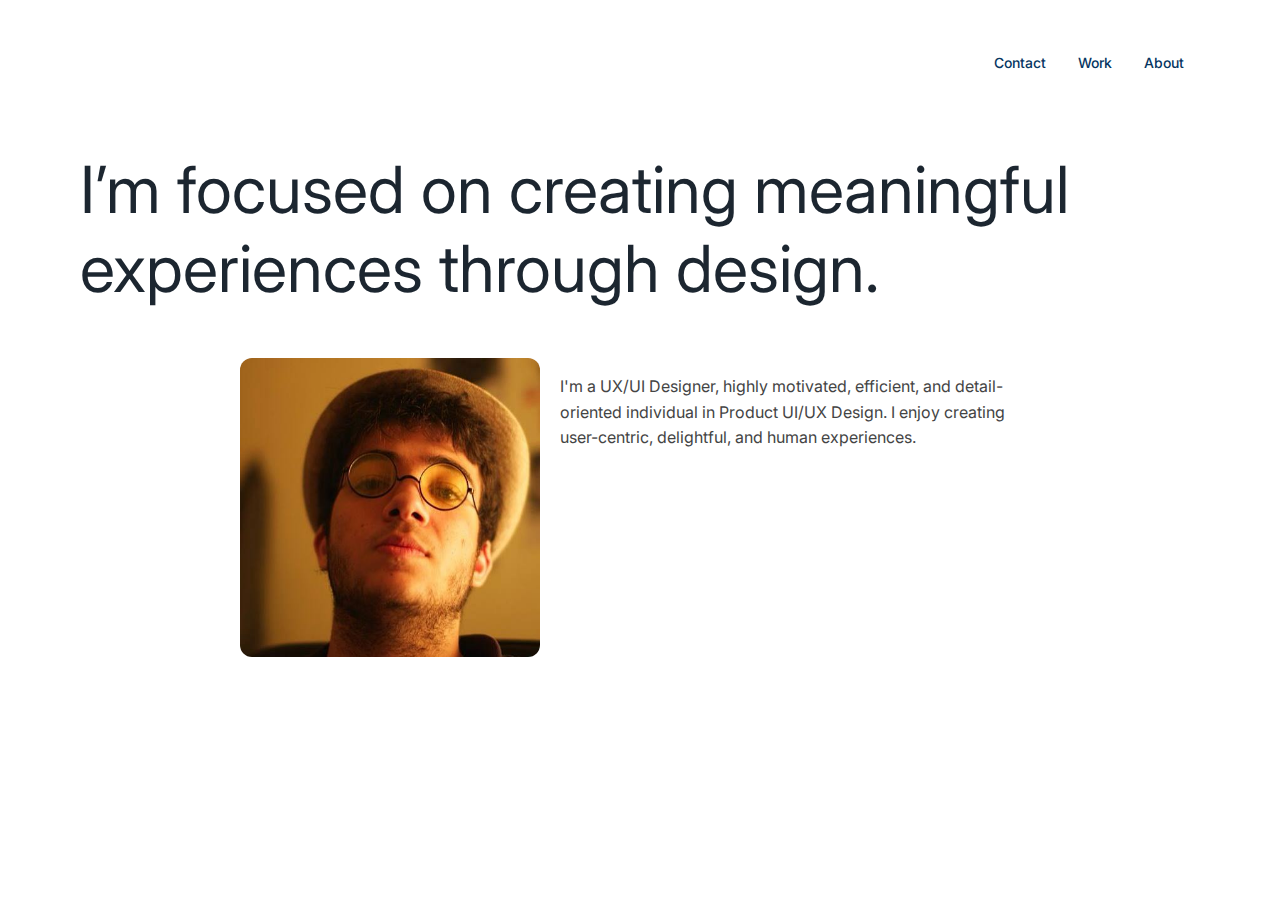
<file: index.html>
<!DOCTYPE html>
<html lang="en">
<head>
    <meta charset="UTF-8">
    <meta name="viewport" content="width=device-width, initial-scale=1.0">
    <title>Your Name -  About</title>
    <link rel="stylesheet" href="style.css">
</head>
<body>
    <header>
        <nav>
            <ul>
                <li><a href="index.html">About</a></li>
                <li><a href="work.html">Work</a></li>
                <li><a href="contact.html">Contact</a></li>
            </ul>
        </nav>
    </header>

    <main>
        <section class="page-header">
            <p class="mission-statement">I’m focused on creating meaningful experiences through design.</p> 

        </section>
        

        <section class="about-content">
            <img src="your-profile-pic.jpg" alt="Your Profile Picture">
            <p>I'm a UX/UI Designer, highly motivated, efficient, and detail-oriented individual in Product UI/UX Design. I enjoy creating user-centric, delightful, and human experiences.</p>   
        </section>
    </main>

    <footer>
       </footer>
</body>
</html>
</file>
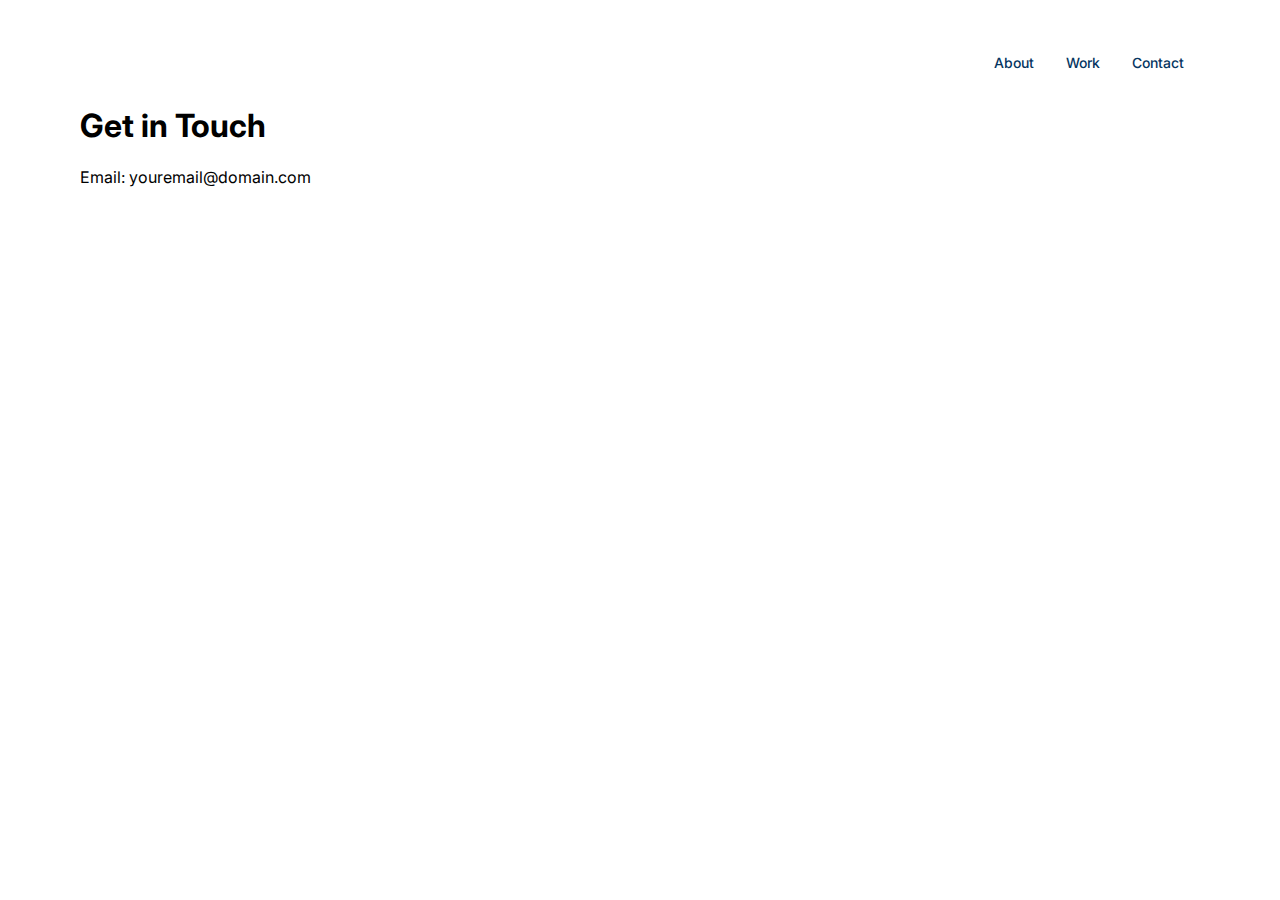
<file: contacts.html>
<!DOCTYPE html>
<html lang="en">
<head>
    <meta charset="UTF-8">
    <meta name="viewport" content="width=device-width, initial-scale=1.0">
    <title>Your Name -  Contact</title>
    <link rel="stylesheet" href="style.css">
</head>
<body>
    <header>
        <nav>
            <ul>
                <li><a href="contact.html">Contact</a></li>
                <li><a href="work.html">Work</a></li>
                <li><a href="index.html">About</a></li>
            </ul>
        </nav>
    </header>

    <main>
        <section class="page-header">
            <h1>Get in Touch</h1>
        </section>

        <section class="contact-info">
            <p>Email: youremail@domain.com</p> 
            </section>

        <section class="contact-form">
            <form>
              </form>
        </section> 
    </main>

    <footer>
       </footer>
</body>
</html>
</file>
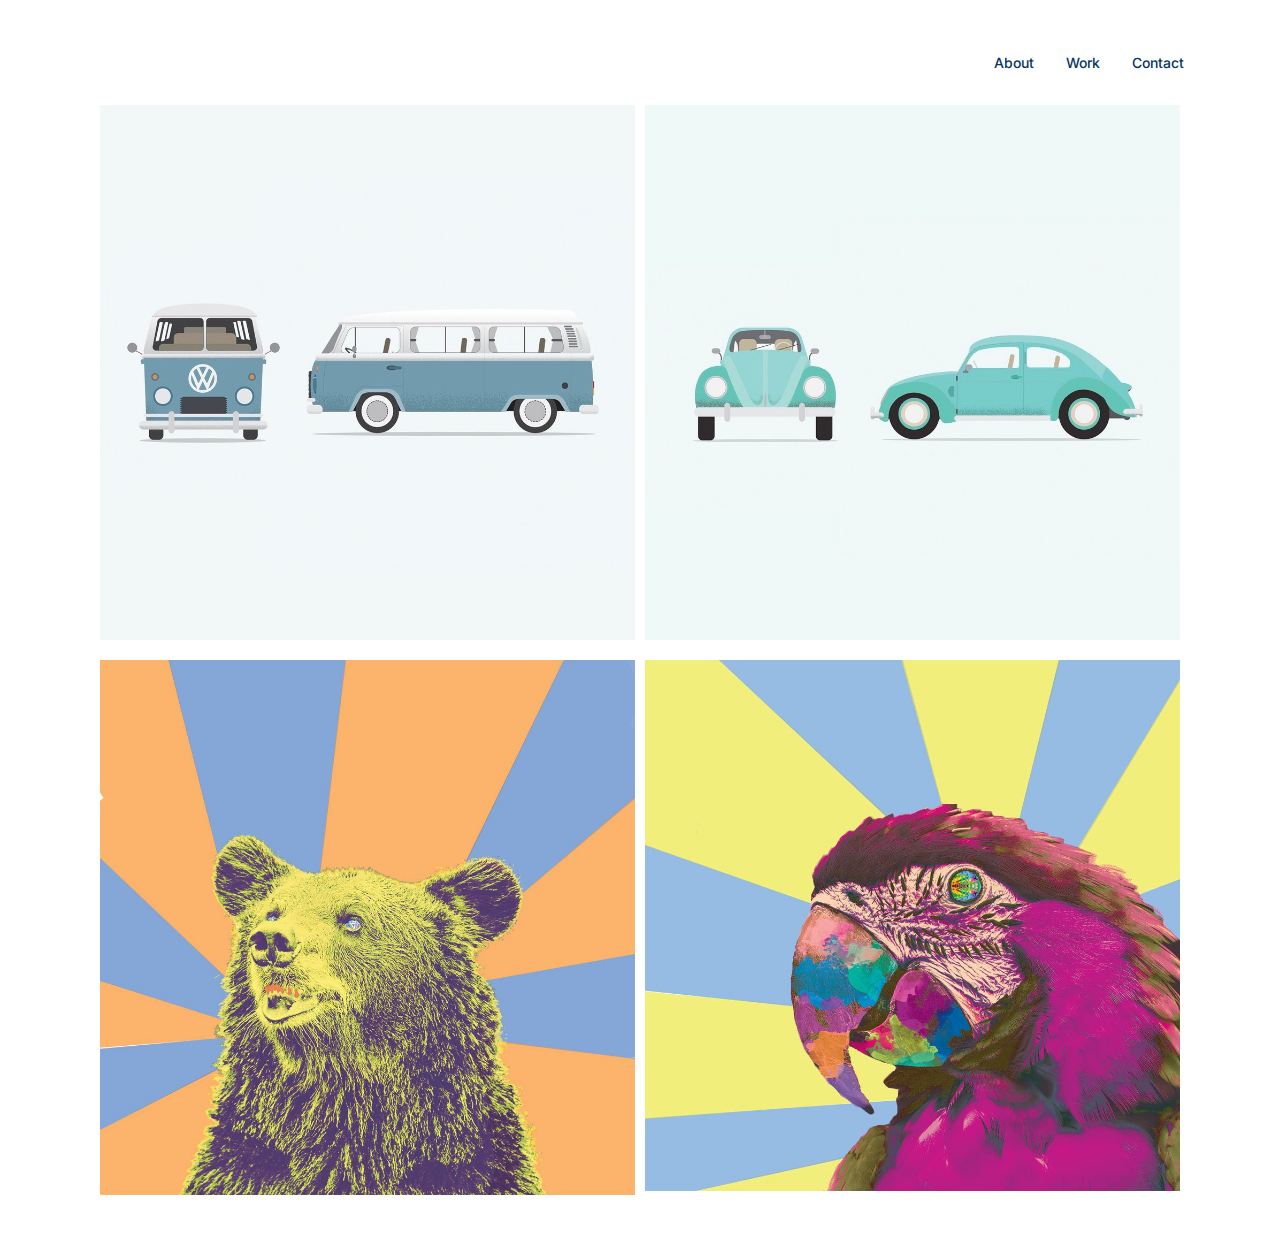
<file: work.html>
<!DOCTYPE html>
<html lang="en">
<head>
    <meta charset="UTF-8">
    <meta name="viewport" content="width=device-width, initial-scale=1.0">
    <title>Your Name -  Work</title>
    <link rel="stylesheet" href="style.css">
</head>
<body>
    <header>
            <nav>
                <ul>
                    <li><a href="contact.html">Contact</a></li>
                    <li><a href="work.html">Work</a></li>
                    <li><a href="index.html">About</a></li>
                </ul>
            </nav>
        </header>
        

    <main>
    
        <section class="projects">
            <div class="project-row"> 
                <div class="project"> 
                    <a href="project1-details.html"> 
                        <img src="project1.jpg" alt="Project 1 Image">
                    </a>
                </div>
                <div class="project">
                    <a href="project2-details.html"> 
                        <img src="project2.jpg" alt="Project 2 Image"> 
                    </a>
                </div> 
            </div>   
        
            <div class="project-row"> <div class="project"> 
                    <a href="#"> 
                        <img src="project3.jpg" alt="Project 3 Image"> 
                    </a>
                </div>
                <div class="project">
                    <a href="#"> 
                        <img src="project4.jpg" alt="Project 4 Image"> 
                    </a>
                </div>  
        </section>
        
        
    </main>

    <footer>
       </footer>
</body>
</html>
</file>
<file: style.css>
/* Style for the navigation bar */
/* Import the Inter font */
@import url('https://fonts.googleapis.com/css2?family=Inter:wght@100..900&display=swap');

/* ... Rest of your CSS ... */

body {
    margin: 40px 80px; 
    font-family: 'Inter', sans-serif; /* Apply Inter to most text */
}

nav ul {
    list-style-type: none; 
    margin: 0;
    padding: 0;
    overflow: hidden; 
    text-align: right; 
}

nav li {
    float: right; 
}

nav li a {
    display: block;
    color: rgb(6, 54, 97);
    text-align: center;
    padding: 14px 16px;
    text-decoration: none; 
    font-size: 14px; 
    font-weight: 500;
}

nav li a:hover { 
    background-color: #d3e71f; 
}

/* Style for Mission Statement */
.mission-statement {
    font-size: 65px; 
    margin-bottom: 20px;
    color: hwb(210 11% 81%);.mission-statement {
    font-weight: bolder;  /* Thicker than standard bold */
}

}

/* Styles for the About Content Section */
section.about-content {
    max-width: 800px; 
    margin: 20px auto;
    padding: 30px; 
}

section.about-content img {
    float: left; /* Align image to the left */
    margin: 0 20px 20px 0; /* Smaller right margin, some bottom margin */
    border-radius: 12px; 
    max-width: 300px; /* Limit the image width */
    height: auto; /* Maintain aspect ratio when resizing */
}


section.about-content p { 
    font-size: 16px; /* Slightly larger for readability */
    line-height: 1.6;  
    color: #444; 
    font-weight: 400;
}


.projects {  
    margin: 20px; 
}

.project-row {  
    display: flex; 
    flex-wrap: wrap; 
    justify-content: space-between;
}

.project { 
    flex: 1 0 45%; 
    margin-bottom: 20px;  
    margin-right: 10px;
}

.project-row .project:last-child {
    margin-right: 0;
}

.project img {
    max-width: 100%;  /* Image scales to fit its container */
    height: auto;     /* Maintains aspect ratio */
    display: block;   /* Prevents extra space below the image */ 
}

.project a {
    display: block; /* Make the entire project block clickable */
    text-decoration: none; /* Remove default underline if desired */
}
</file>
